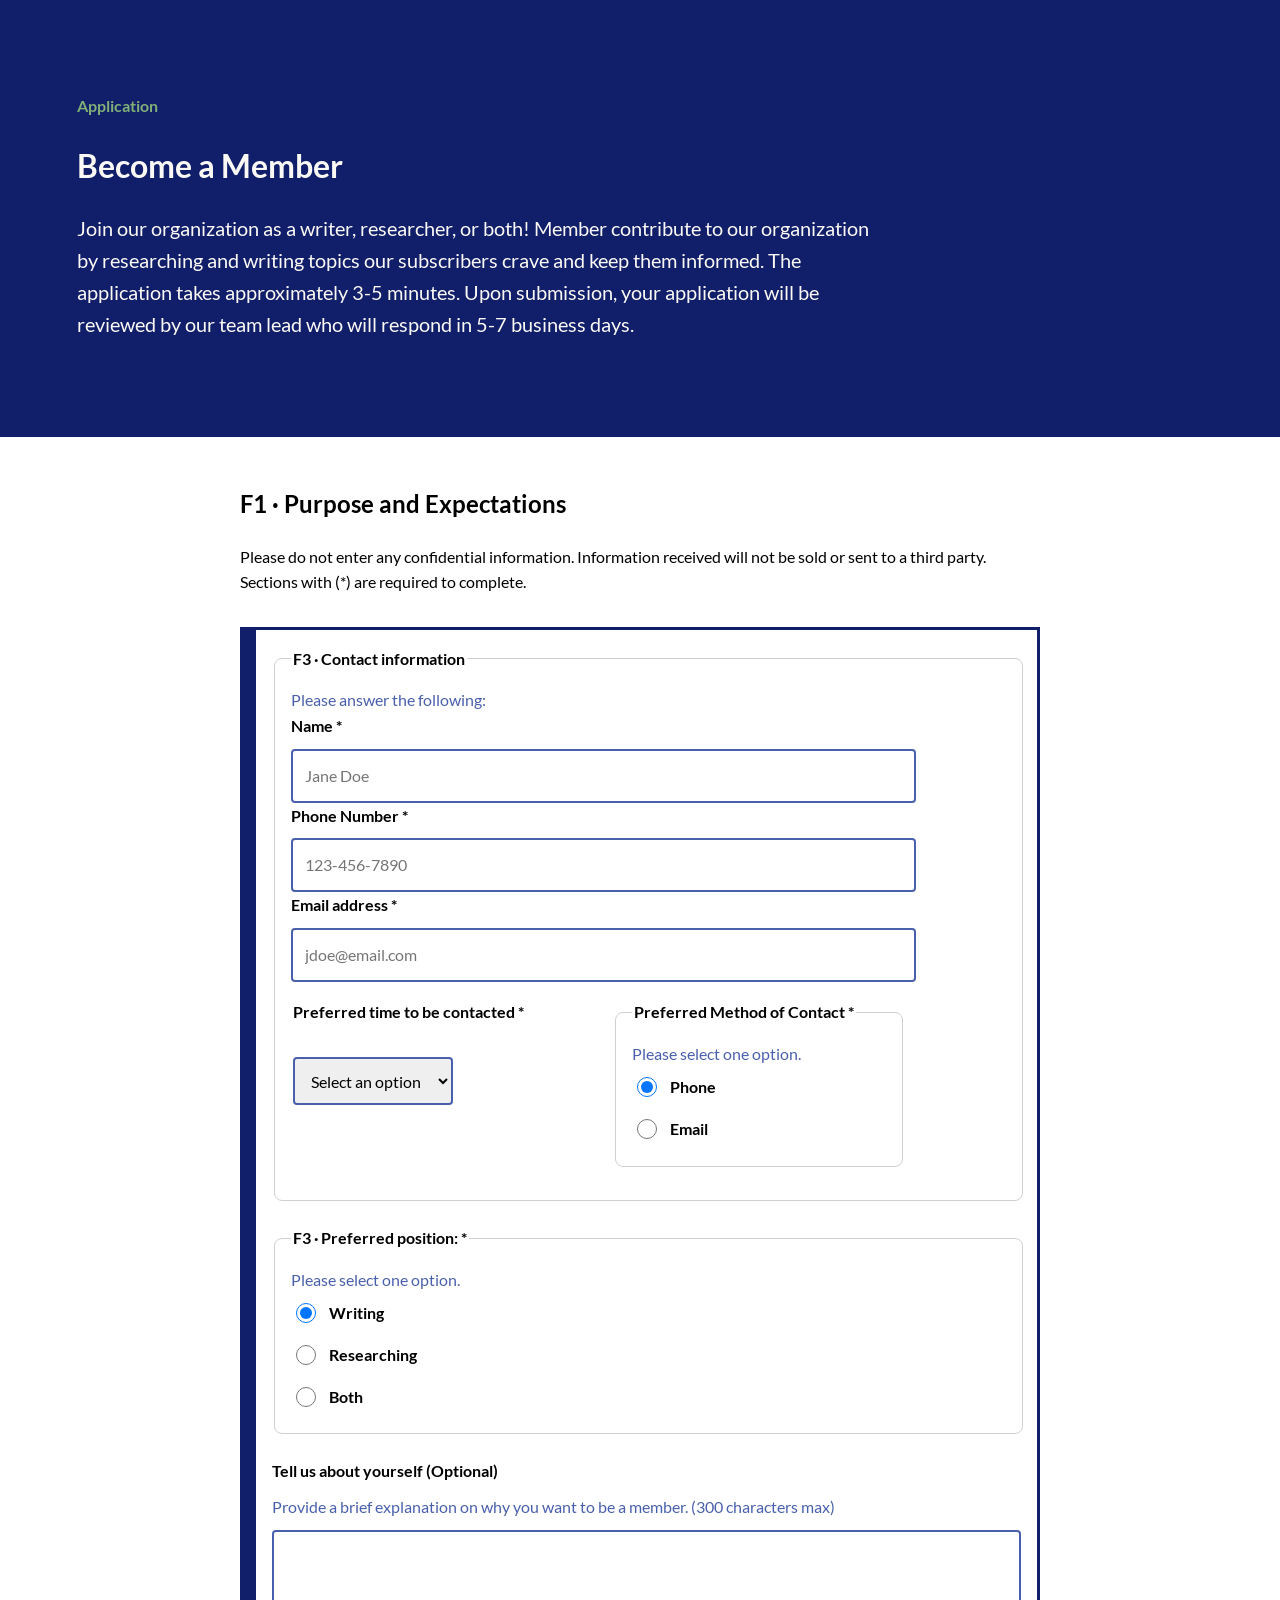
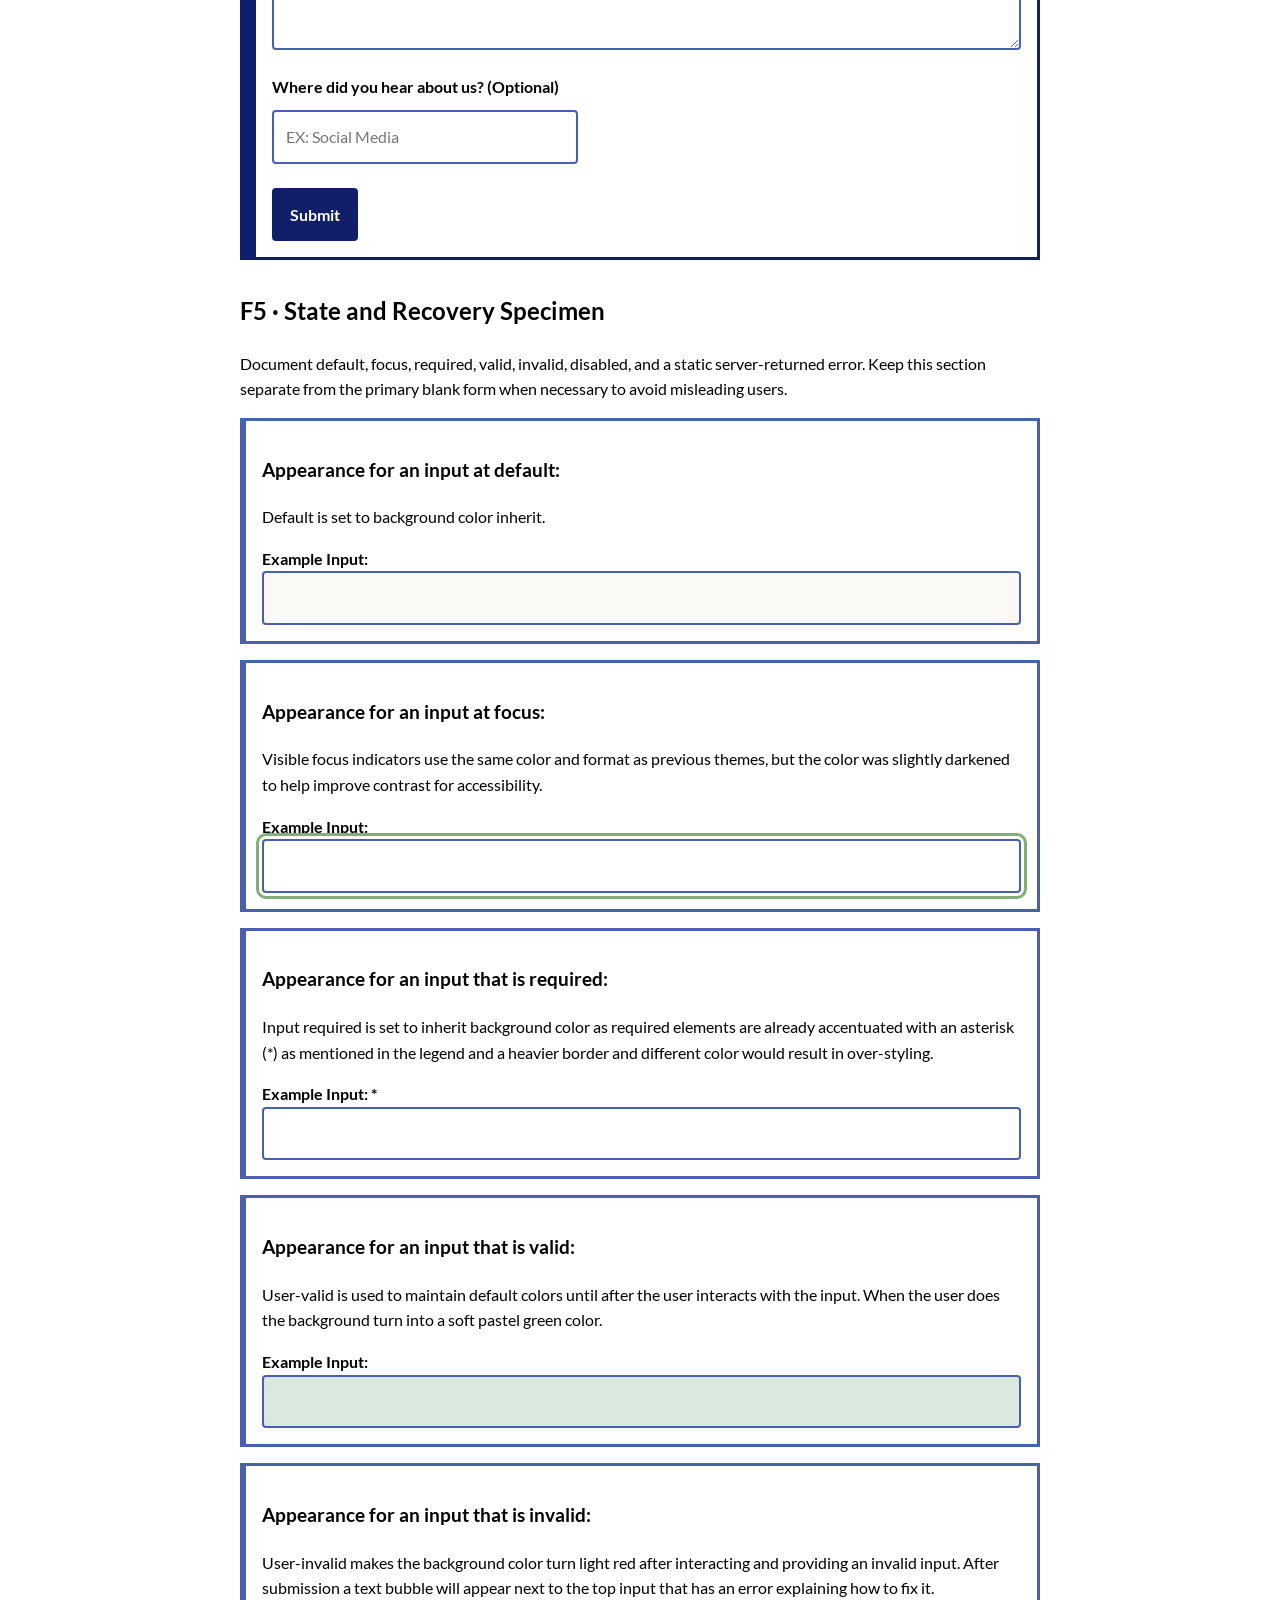
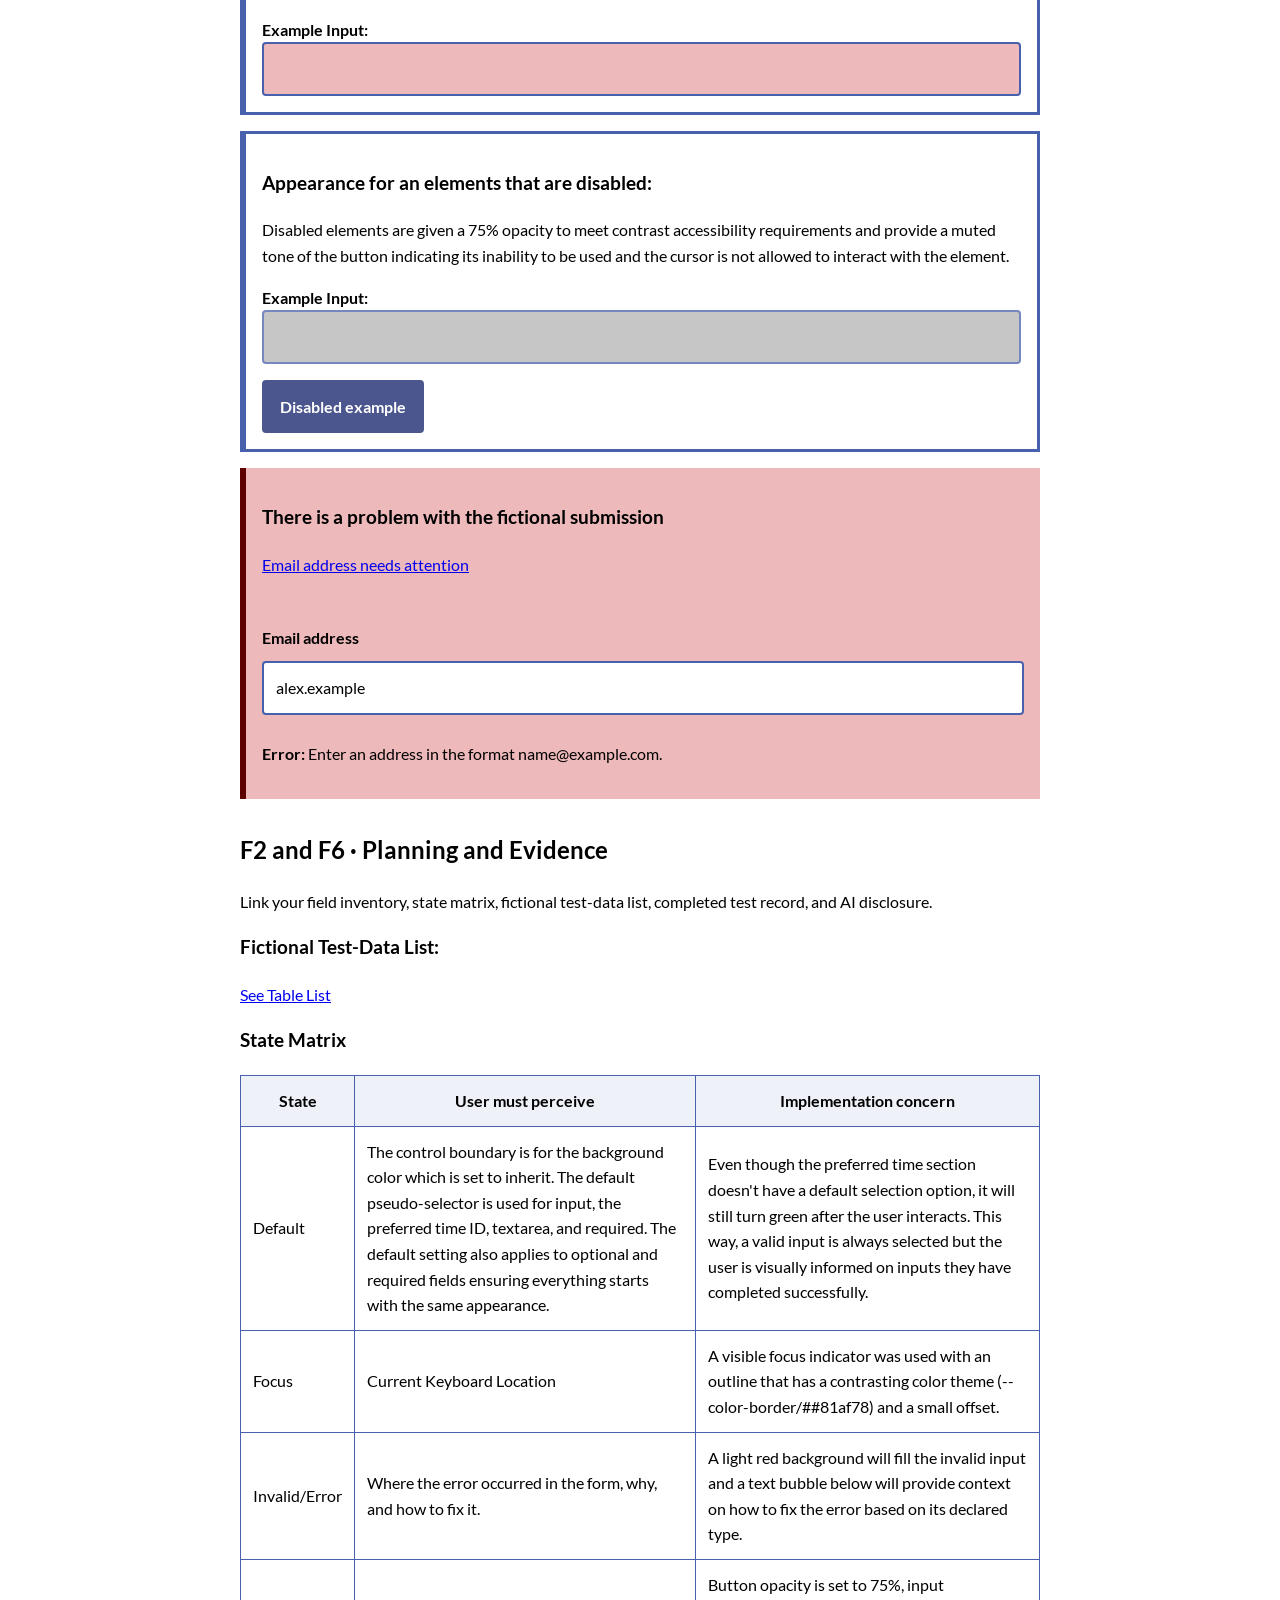
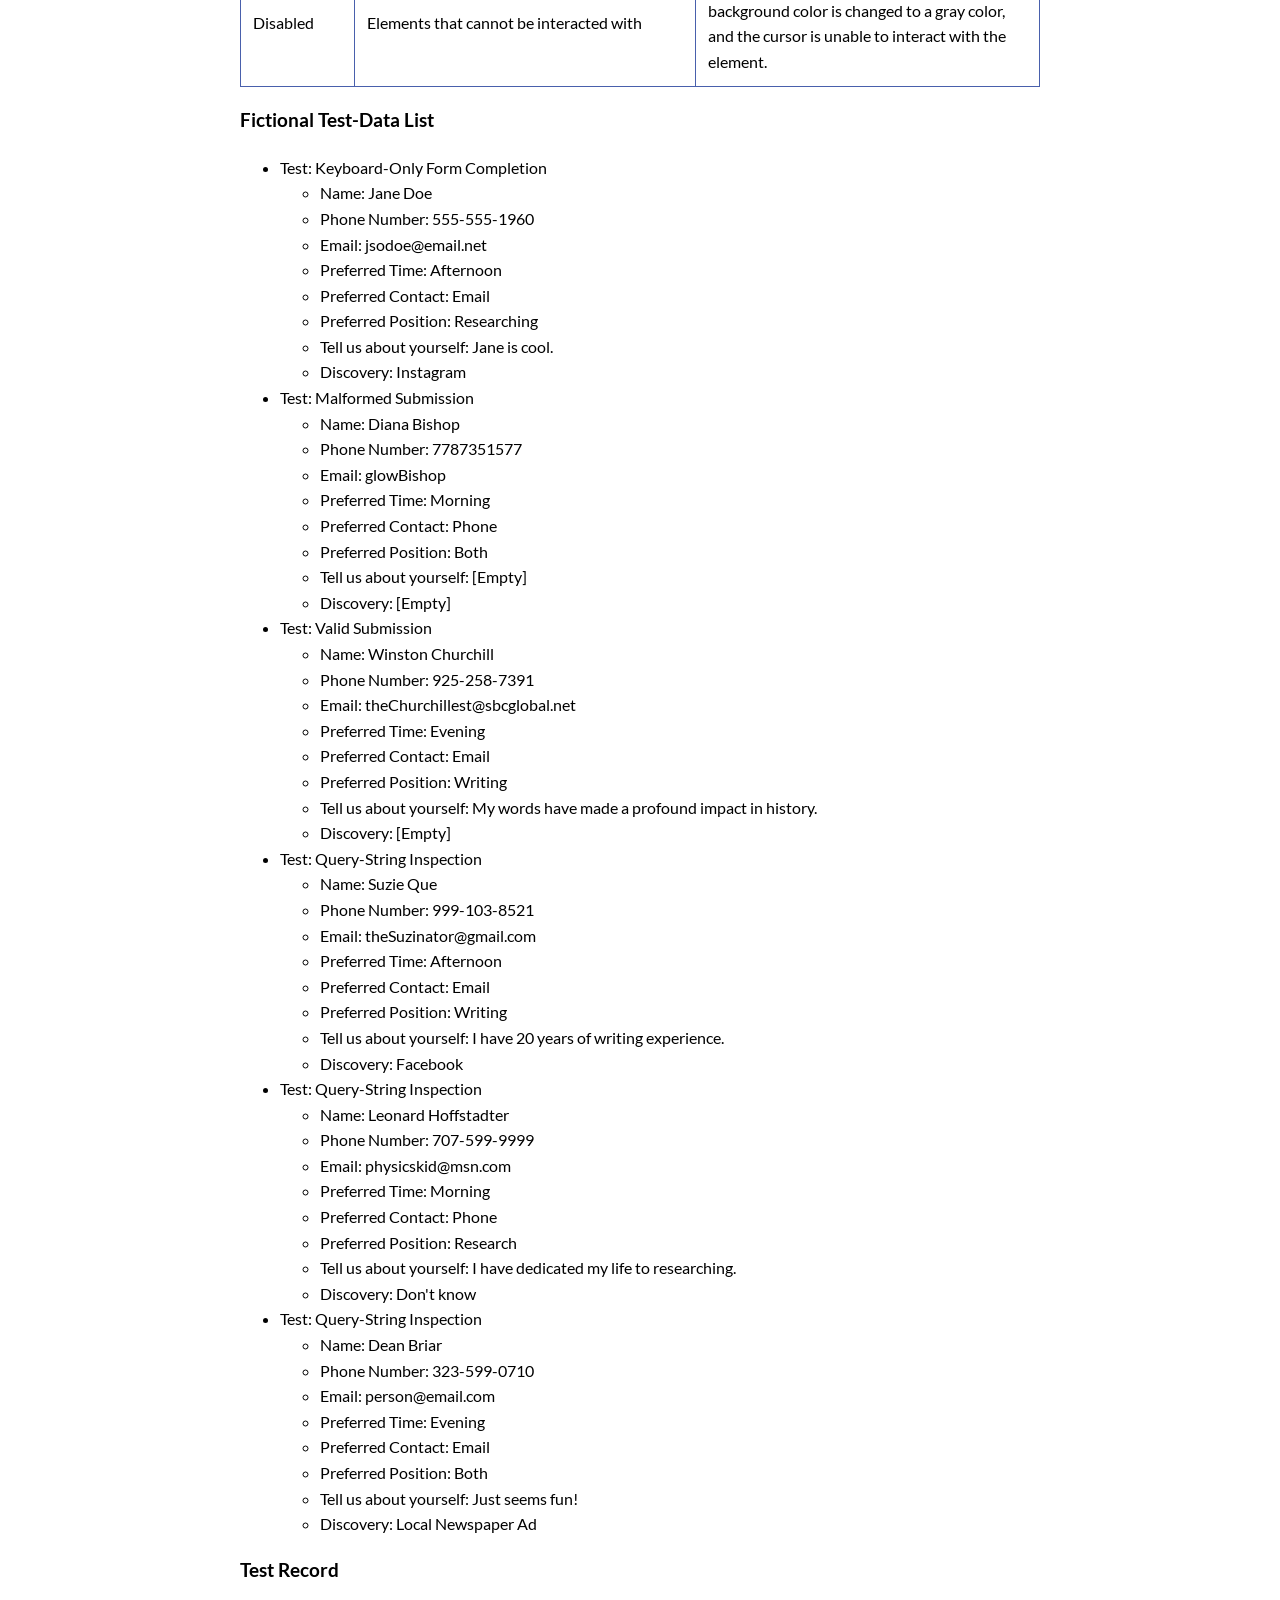
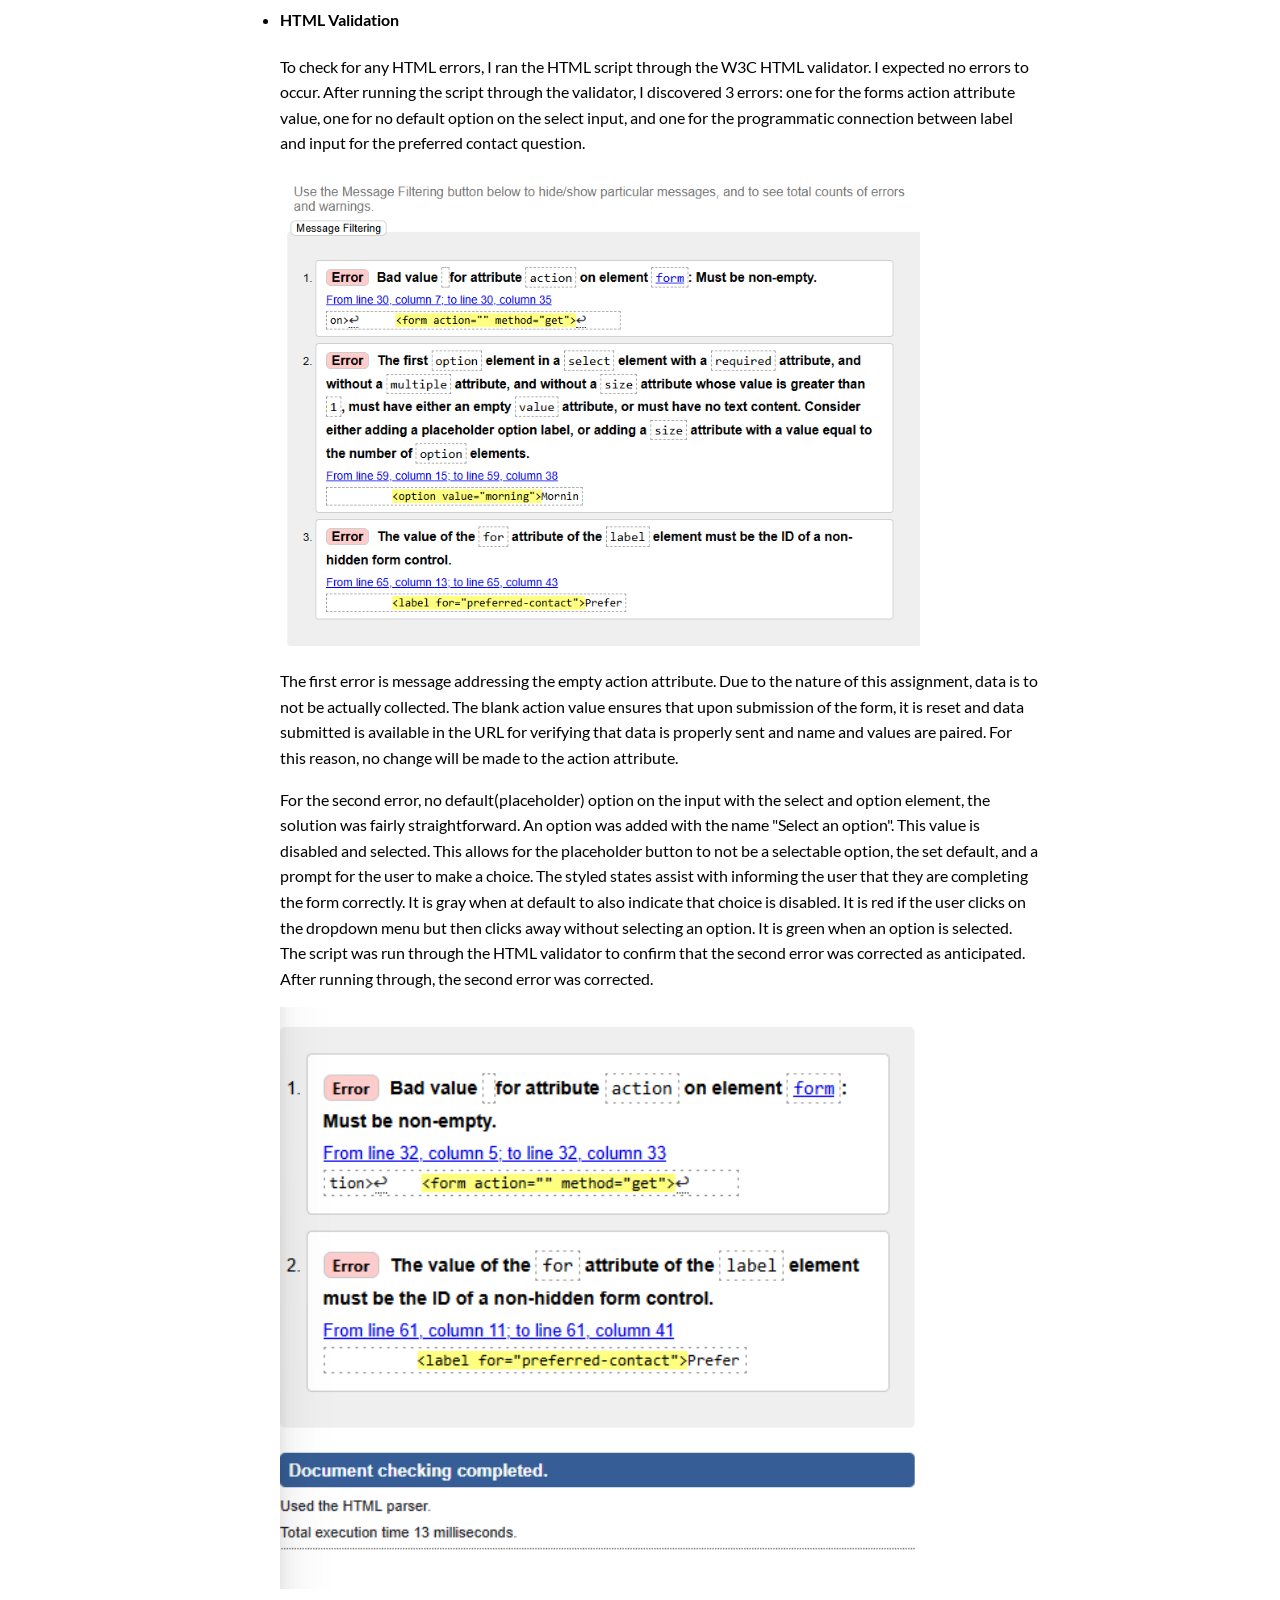
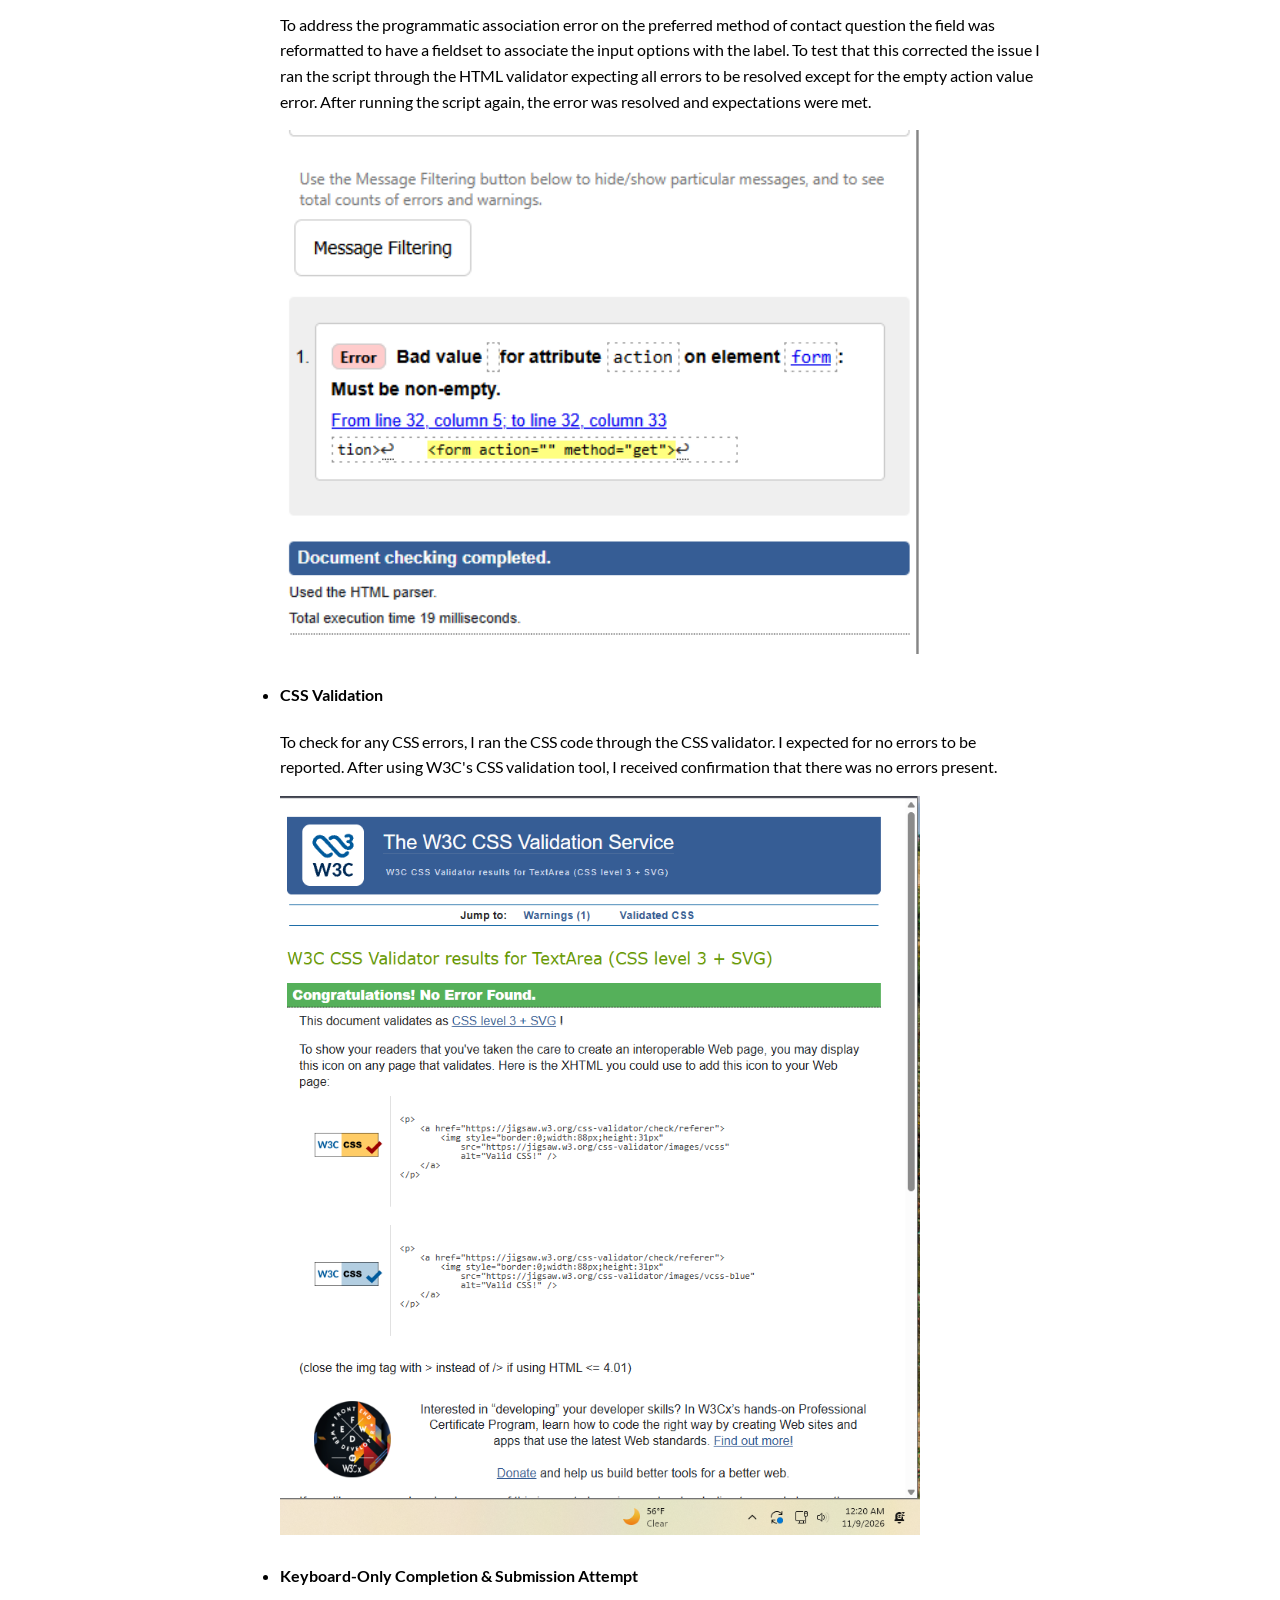
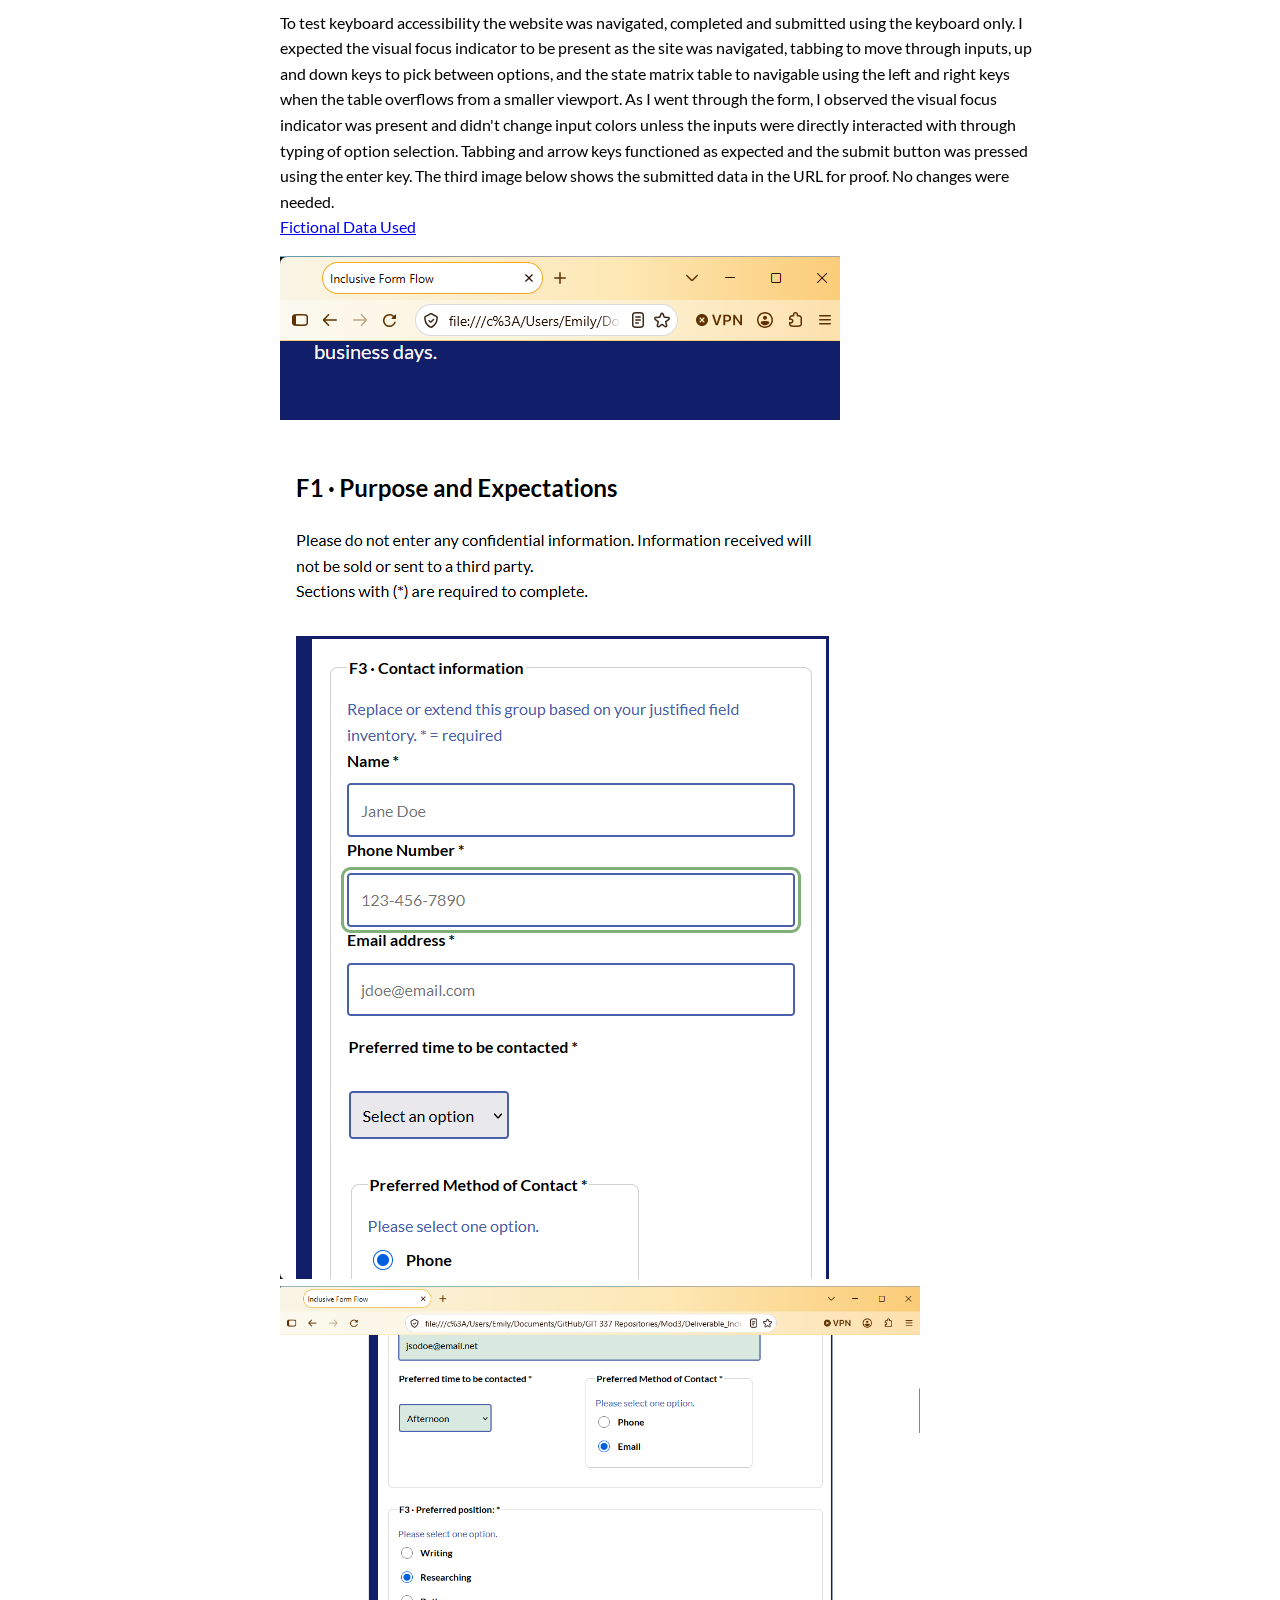
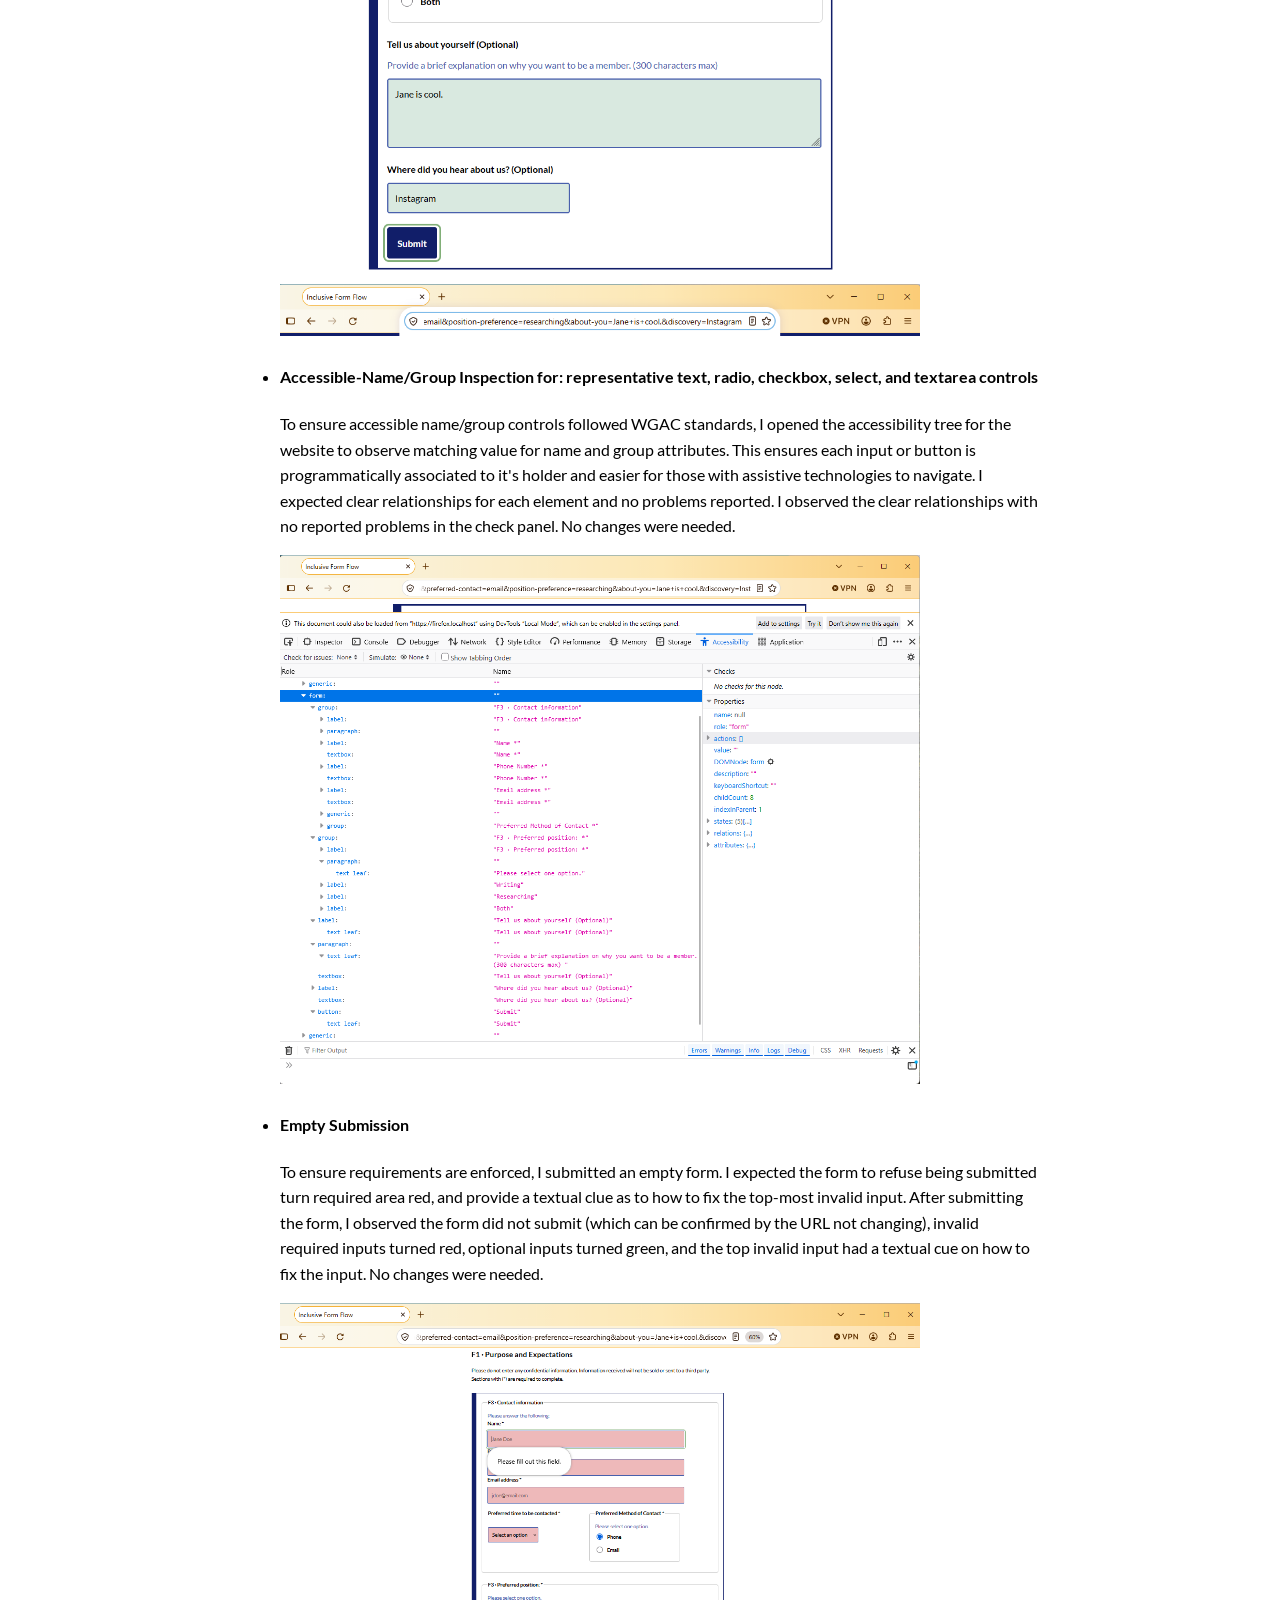
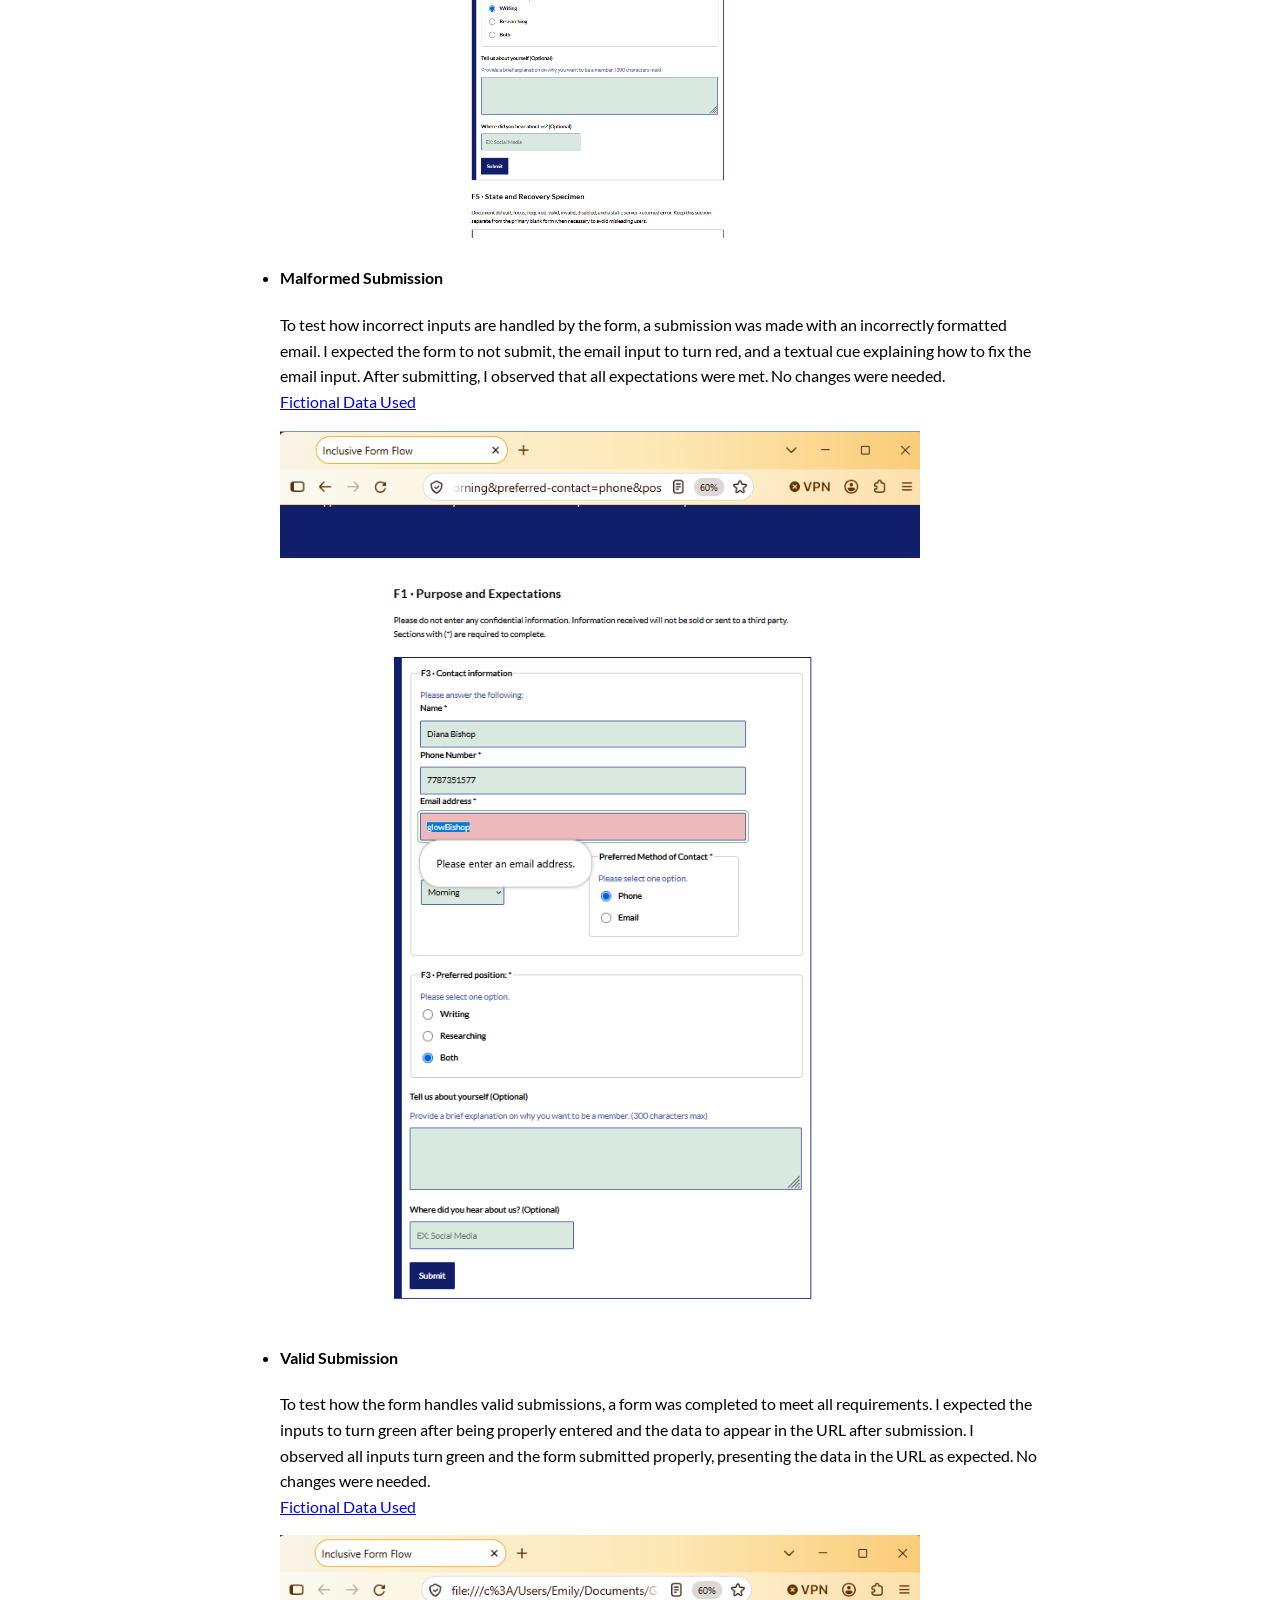
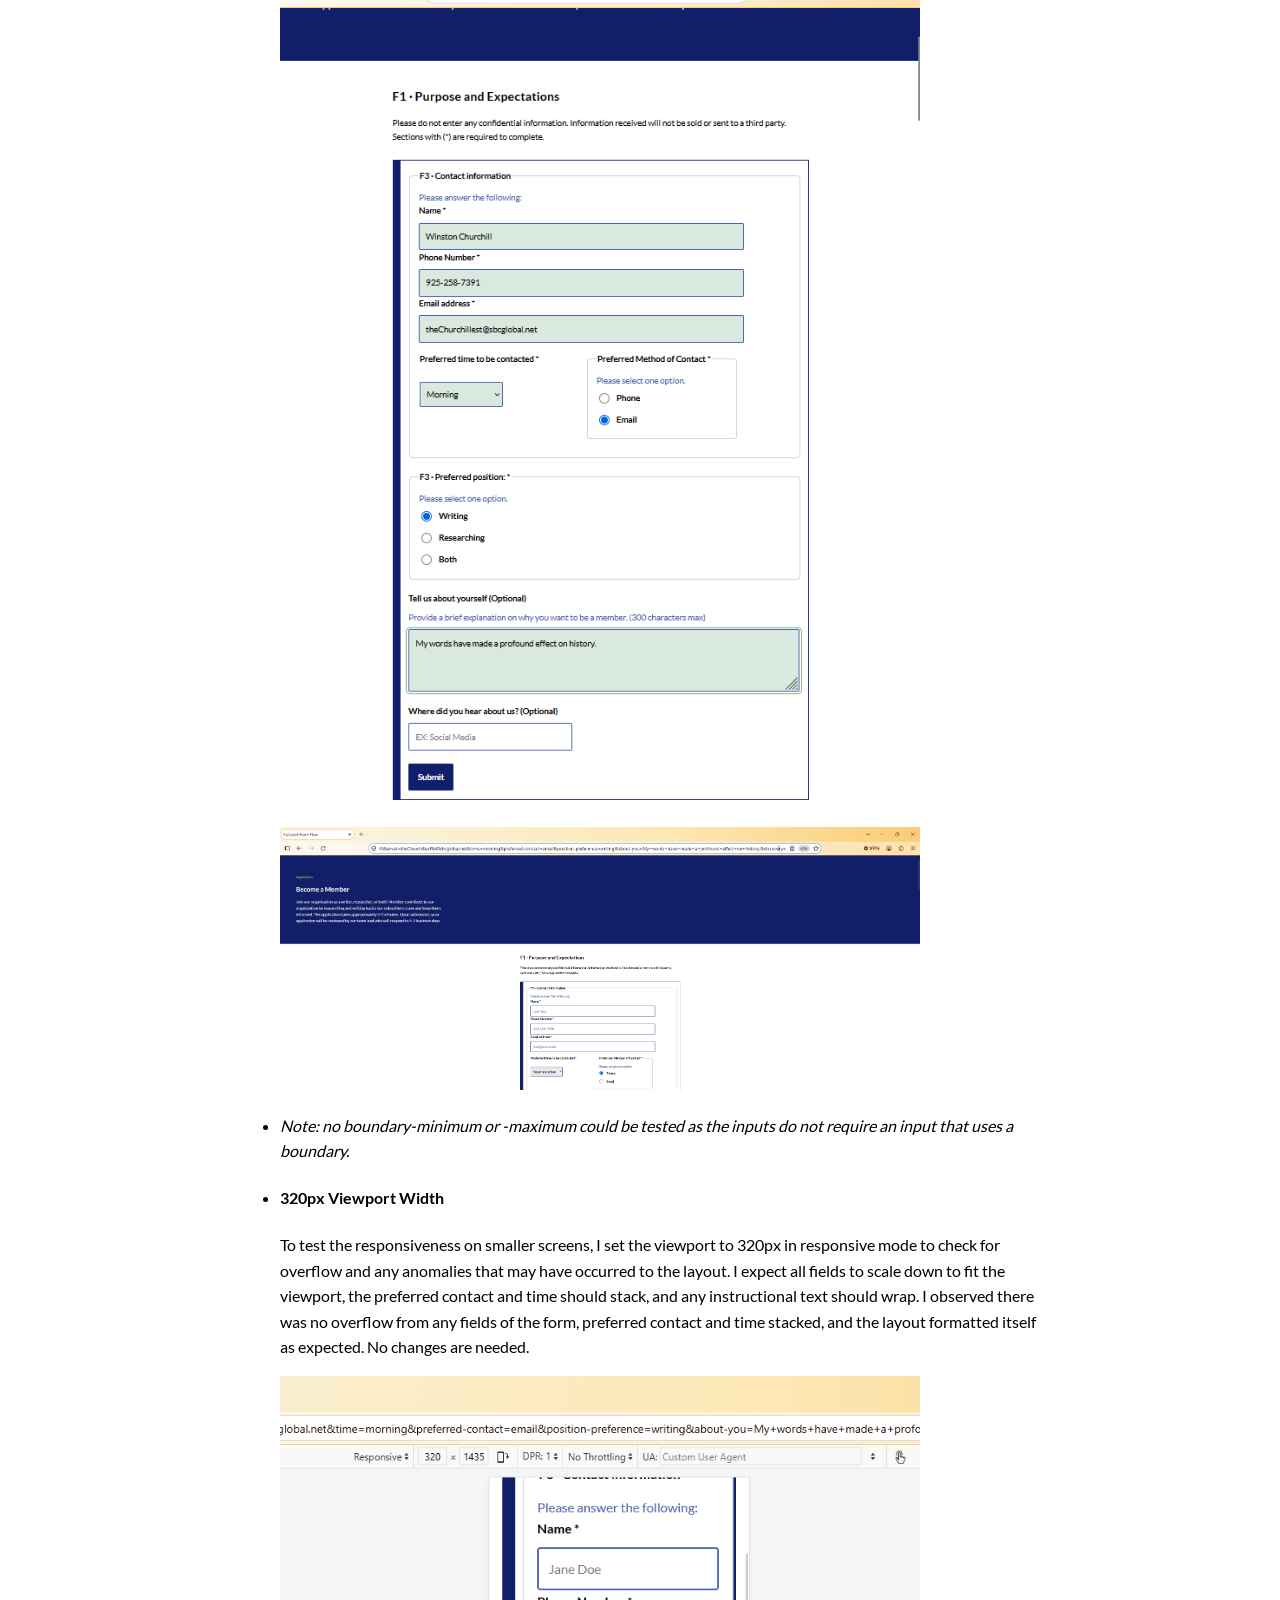
<file: index.html>
<!doctype html>
<html lang="en">

<head>
  <meta charset="utf-8" />
  <meta name="viewport" content="width=device-width,initial-scale=1" />
  <title>Inclusive Form Flow</title>
  <link rel="stylesheet" href="styles.css" />
</head>

<body>
  <header class="page-header">
    <p class="eyebrow">Application</p>
    <h1>Become a Member</h1>
    <p class="lede">
      Join our organization as a writer, researcher, or both! Member
      contribute to our organization by researching and writing topics our
      subscribers crave and keep them informed. The application takes
      approximately 3-5 minutes. Upon submission, your application will be
      reviewed by our team lead who will respond in 5-7 business days.
    </p>
  </header>
  <main>
    <section id="expectations">
      <h2>F1 · Purpose and Expectations</h2>
      <p>
        Please do not enter any confidential information. Information received
        will not be sold or sent to a third party. <br />
        Sections with (*) are required to complete.
      </p>
    </section>
    <form action="" method="get">
      <fieldset>
        <legend>F3 · Contact information</legend>
        <p class="help">
          Please answer the following:
        </p>
        <div class="field">
          <label for="name">Name *</label>
          <input id="name" name="name" type="text" autocomplete="name" placeholder="Jane Doe" class="text-input"
            required />
        </div>
        <div class="field">
          <label for="phone">Phone Number *</label>
          <input id="phone" name="phone" type="tel" autocomplete="tel" placeholder="123-456-7890" class="text-input"
            required />
        </div>
        <div class="field">
          <label for="email">Email address *</label>
          <input id="email" name="email" type="email" autocomplete="email" placeholder="jdoe@email.com"
            class="text-input" required />
        </div>
        <div class="card-row">
          <div class="card" id="time-card">
            <label for="time">Preferred time to be contacted *</label>
            <p></p>
            <select id="time" name="time" required>
              <option value="" disabled selected>Select an option</option>
              <option value="morning">Morning</option>
              <option value="afternoon">Afternoon</option>
              <option value="evening">Evening</option>
            </select>
          </div>
          <div class="card">
            <fieldset class="field-shrinker">
              <legend>Preferred Method of Contact *</legend>
              <p class="help">Please select one option.</p>
              <label class="choice">
                <input id="prefer-phone" name="preferred-contact" type="radio" value="phone" checked />
                Phone</label>
              <label class="choice">
                <input id="prefer-email" name="preferred-contact" type="radio" value="email" />
                Email</label>
            </fieldset>
          </div>
        </div>
      </fieldset>

      <fieldset>
        <legend>F3 · Preferred position: *</legend>
        <p class="help">Please select one option.</p>
        <label class="choice">
          <input type="radio" id="writing" name="position-preference" value="writing" checked />
          Writing</label>
        <label class="choice"><input type="radio" id="researching" name="position-preference" value="researching" />
          Researching</label>
        <label class="choice"><input type="radio" id="both" name="position-preference" value="both" />
          Both</label>
      </fieldset>
      <div class="field">
        <label for="about-you">Tell us about yourself (Optional)</label>
        <p class="help" id="about-you-help">
          Provide a brief explanation on why you want to be a member. (300
          characters max)
        </p>
        <textarea id="about-you" name="about-you" aria-describedby="about-you-help" maxlength="300"
          autocomplete="off"></textarea>
      </div>
      <div class="field">
        <label for="discovery">Where did you hear about us? (Optional)</label>
        <input type="text" name="discovery" id="discovery" autocomplete="off" maxlength="30"
          placeholder="EX: Social Media" />
      </div>
      <button type="submit">Submit</button>
    </form>
    <section id="states">
      <h2>F5 · State and Recovery Specimen</h2>
      <p>
        Document default, focus, required, valid, invalid, disabled, and a
        static server-returned error. Keep this section separate from the
        primary blank form when necessary to avoid misleading users.
      </p>
      <div class="state-summary">
        <h3>Appearance for an input at default:</h3>
        <p>Default is set to background color inherit.</p>
        <label for="default-example">Example Input:
          <input type="text" id="default-example" style="background-color: #faf9f5" /></label>
      </div>
      <div class="state-summary">
        <h3>Appearance for an input at focus:</h3>
        <p>
          Visible focus indicators use the same color and format as previous
          themes, but the color was slightly darkened to help improve contrast
          for accessibility.
        </p>
        <label for="focus-example">Example Input:
          <input type="text" id="focus-example" style="outline: 0.2rem solid #81af78; outline-offset: 0.2rem" /></label>
      </div>
      <div class="state-summary">
        <h3>Appearance for an input that is required:</h3>
        <p>
          Input required is set to inherit background color as required
          elements are already accentuated with an asterisk (*) as mentioned
          in the legend and a heavier border and different color would result
          in over-styling.
        </p>
        <label for="required-example">Example Input: *<input type="text" id="required-example" /></label>
      </div>
      <div class="state-summary">
        <h3>Appearance for an input that is valid:</h3>
        <p>
          User-valid is used to maintain default colors until after the user
          interacts with the input. When the user does the background turn
          into a soft pastel green color.
        </p>
        <label for="valid-example">Example Input:
          <input type="text" id="valid-example" style="background-color: #d9e9e0fd" /></label>
      </div>
      <div class="state-summary">
        <h3>Appearance for an input that is invalid:</h3>
        <p>
          User-invalid makes the background color turn light red after
          interacting and providing an invalid input. After submission a text
          bubble will appear next to the top input that has an error
          explaining how to fix it.
        </p>
        <label for="invalid-example">Example Input:
          <input type="text" id="invalid-example" style="background-color: #eeb9ba" /></label>
      </div>
      <div class="state-summary">
        <h3>Appearance for an elements that are disabled:</h3>
        <p>
          Disabled elements are given a 75% opacity to meet contrast
          accessibility requirements and provide a muted tone of the button
          indicating its inability to be used and the cursor is not allowed to
          interact with the element.
        </p>
        <label for="disabled-example">Example Input: <input type="text" id="disabled-example" disabled /></label>
        <button type="button" style="margin-top: 1rem" disabled>
          Disabled example
        </button>
      </div>
      <div class="error-summary">
        <h3>There is a problem with the fictional submission</h3>
        <p><a href="#error-example">Email address needs attention</a></p>
      </div>
      <div class="field field-error">
        <label for="error-example">Email address</label>
        <input id="error-example" type="email" value="alex.example" aria-invalid="true"
          aria-describedby="error-message" />
        <p id="error-message">
          <strong>Error:</strong> Enter an address in the format
          name@example.com.
        </p>
      </div>
    </section>
    <section id="documentation">
      <h2>F2 and F6 · Planning and Evidence</h2>
      <p>
        Link your field inventory, state matrix, fictional test-data list,
        completed test record, and AI disclosure.
      </p>
      <h3>Fictional Test-Data List:</h3>
      <p><a href="field-inventory-template.html">See Table List</a></p>

      <h3>State Matrix</h3>
      <div class="table-region">
        <table>
          <thead>
            <tr>
              <th scope="col">State</th>
              <th scope="col">User must perceive</th>
              <th scope="col">Implementation concern</th>
            </tr>
          </thead>
          <tbody>
            <tr>
              <td>Default</td>
              <td>
                The control boundary is for the background color which is set
                to inherit. The default pseudo-selector is used for input, the
                preferred time ID, textarea, and required. The default setting
                also applies to optional and required fields ensuring
                everything starts with the same appearance.
              </td>
              <td>
                Even though the preferred time section doesn't have a default
                selection option, it will still turn green after the user
                interacts. This way, a valid input is always selected but the
                user is visually informed on inputs they have completed
                successfully.
              </td>
            </tr>
            <tr>
              <td>Focus</td>
              <td>Current Keyboard Location</td>
              <td>
                A visible focus indicator was used with an outline that has a
                contrasting color theme (--color-border/##81af78) and a small
                offset.
              </td>
            </tr>
            <tr>
              <td>Invalid/Error</td>
              <td>
                Where the error occurred in the form, why, and how to fix it.
              </td>
              <td>
                A light red background will fill the invalid input and a text
                bubble below will provide context on how to fix the error
                based on its declared type.
              </td>
            </tr>
            <tr>
              <td>Disabled</td>
              <td>Elements that cannot be interacted with</td>
              <td>
                Button opacity is set to 75%, input background color is
                changed to a gray color, and the cursor is unable to interact
                with the element.
              </td>
            </tr>
          </tbody>
        </table>
      </div>

      <h3>Fictional Test-Data List</h3>
      <ul>
        <li id="keyboard-only">
          Test: Keyboard-Only Form Completion
          <ul>
            <li>Name: Jane Doe</li>
            <li>Phone Number: 555-555-1960</li>
            <li>Email: jsodoe@email.net</li>
            <li>Preferred Time: Afternoon</li>
            <li>Preferred Contact: Email</li>
            <li>Preferred Position: Researching</li>
            <li>Tell us about yourself: Jane is cool.</li>
            <li>Discovery: Instagram</li>
          </ul>
        </li>
        <li id="malformed">
          Test: Malformed Submission
          <ul>
            <li>Name: Diana Bishop</li>
            <li>Phone Number: 7787351577</li>
            <li>Email: glowBishop</li>
            <li>Preferred Time: Morning</li>
            <li>Preferred Contact: Phone</li>
            <li>Preferred Position: Both</li>
            <li>Tell us about yourself: [Empty]</li>
            <li>Discovery: [Empty]</li>
          </ul>
        </li>
        <li if="valid-sub">
          Test: Valid Submission
          <ul>
            <li>Name: Winston Churchill</li>
            <li>Phone Number: 925-258-7391</li>
            <li>Email: theChurchillest@sbcglobal.net</li>
            <li>Preferred Time: Evening</li>
            <li>Preferred Contact: Email</li>
            <li>Preferred Position: Writing</li>
            <li>Tell us about yourself: My words have made a profound impact in history.</li>
            <li>Discovery: [Empty]</li>
          </ul>
        </li>
        <li id="query-fiction">
          Test: Query-String Inspection
          <ul>
            <li>Name: Suzie Que</li>
            <li>Phone Number: 999-103-8521</li>
            <li>Email: theSuzinator@gmail.com</li>
            <li>Preferred Time: Afternoon</li>
            <li>Preferred Contact: Email</li>
            <li>Preferred Position: Writing</li>
            <li>Tell us about yourself: I have 20 years of writing experience.</li>
            <li>Discovery: Facebook</li>
          </ul>
        </li>
        <li>
          Test: Query-String Inspection
          <ul>
            <li>Name: Leonard Hoffstadter</li>
            <li>Phone Number: 707-599-9999</li>
            <li>Email: physicskid@msn.com</li>
            <li>Preferred Time: Morning</li>
            <li>Preferred Contact: Phone</li>
            <li>Preferred Position: Research</li>
            <li>Tell us about yourself: I have dedicated my life to researching.</li>
            <li>Discovery: Don't know</li>
          </ul>
        </li>
        <li>
          Test: Query-String Inspection
          <ul>
            <li>Name: Dean Briar</li>
            <li>Phone Number: 323-599-0710</li>
            <li>Email: person@email.com</li>
            <li>Preferred Time: Evening</li>
            <li>Preferred Contact: Email</li>
            <li>Preferred Position: Both</li>
            <li>Tell us about yourself: Just seems fun!</li>
            <li>Discovery: Local Newspaper Ad</li>
          </ul>
        </li>
      </ul>

      <h3>Test Record</h3>
      <ul>
        <li>
          <h4>HTML Validation</h4>
          <p>
            To check for any HTML errors, I ran the HTML script through the
            W3C HTML validator. I expected no errors to occur. After running
            the script through the validator, I discovered 3 errors: one for
            the forms action attribute value, one for no default option on the
            select input, and one for the programmatic connection between
            label and input for the preferred contact question.
          </p>
          <img src="Test-Record-Screenshots/HTML-validation-error.png"
            alt="Screenshot displaying three errors reported by the HTML Validator." class="test-record-img" />
          <p>
            The first error is message addressing the empty action attribute.
            Due to the nature of this assignment, data is to not be actually
            collected. The blank action value ensures that upon submission
            of the form, it is reset and data submitted is available in the URL
            for verifying that data is properly sent and name and values are
            paired. For this reason, no change will be made to the action attribute.
          </p>
          <p>
            For the second error, no default(placeholder) option on the input with
            the select and option element, the solution was fairly straightforward.
            An option was added with the name "Select an option". This value is
            disabled and selected. This allows for the placeholder button to not be
            a selectable option, the set default, and a prompt for the user to make
            a choice. The styled states assist with informing the user that they are
            completing the form correctly. It is gray when at default to also indicate
            that choice is disabled. It is red if the user clicks on the dropdown menu
            but then clicks away without selecting an option. It is green when an option
            is selected. The script was run through the HTML validator to confirm that
            the second error was corrected as anticipated. After running through, the
            second error was corrected.
          </p>
          <img src="Test-Record-Screenshots/HTML-validation-correction1.png"
            alt="Screenshot displaying two validation errors. The dropdown error is no longer on the list."
            class="test-record-img" />
          <p>
            To address the programmatic association error on the preferred method of
            contact question the field was reformatted to have a fieldset to associate the
            input options with the label. To test that this corrected the issue I ran the
            script through the HTML validator expecting all errors to be resolved except for
            the empty action value error. After running the script again, the error was
            resolved and expectations were met.
          </p>
          <img src="Test-Record-Screenshots/HTML-validation-correction2.png"
            alt="Screenshot of the HTML validator with only one error for the empty action attribute indicating the other errors were resolved."
            class="test-record-img" />
        </li>
        <li>
          <h4>CSS Validation</h4>
          <p>
            To check for any CSS errors, I ran the CSS code through the CSS
            validator. I expected for no errors to be reported. After using
            W3C's CSS validation tool, I received confirmation that there was
            no errors present.
          </p>
          <img src="Test-Record-Screenshots/CSS-validator.png" alt="CSS validator stating that no errors were found."
            class="test-record-img" />
        </li>
        <li>
          <h4>Keyboard-Only Completion & Submission Attempt</h4>
          <p>To test keyboard accessibility the website was navigated, completed and submitted using
            the keyboard only. I expected the visual focus indicator to be present as the site
            was navigated, tabbing to move through inputs, up and down keys to pick between
            options, and the state matrix table to navigable using the left and right keys when the
            table overflows from a smaller viewport. As I went through the form, I observed the visual
            focus indicator was present and didn't change input colors unless the inputs were directly
            interacted with through typing of option selection. Tabbing and arrow keys functioned as
            expected and the submit button was pressed using the enter key. The third image below shows
            the submitted data in the URL for proof. No changes were needed.<br>
            <a href="#keyboard-only">Fictional Data Used</a>
          </p>
          <img src="Test-Record-Screenshots/Keyboard-Only_visual-indicator.png"
            alt="A screenshot of this website with a green outline around the phone number input field"
            class="test-record-img//">
          <img src="Test-Record-Screenshots/Keyboard-Only_form-completion.png"
            alt="A screenshot showing the form was successfully fillable through keyboard use alone."
            class="test-record-img" />
          <img src="Test-Record-Screenshots/Keyboard-Only_submit-proof.png"
            alt="A screenshot of the url that was populated from submitting the form with the keyboard only."
            class="test-record-img" />
        </li>
        <li>
          <h4>
            Accessible-Name/Group Inspection for: representative text, radio,
            checkbox, select, and textarea controls
          </h4>
          <p>To ensure accessible name/group controls followed WGAC standards, I opened the accessibility tree
            for the website to observe matching value for name and group attributes. This ensures each input or
            button is programmatically associated to it's holder and easier for those with assistive technologies
            to navigate. I expected clear relationships for each element and no problems reported. I observed
            the clear relationships with no reported problems in the check panel. No changes were needed.
          </p>
          <img src="Test-Record-Screenshots/Accessible_name-group_inspection.png"
            alt="A screenshot of the accessibility tree for the website showing matching name/group relationships for all elements."
            class="test-record-img" />
        </li>
        <li>
          <h4>Empty Submission</h4>
          <p>To ensure requirements are enforced, I submitted an empty form. I expected the form to refuse being
            submitted
            turn required area red, and provide a textual clue as to how to fix the top-most invalid input. After
            submitting the form,
            I observed the form did not submit (which can be confirmed by the URL not changing), invalid required inputs
            turned red, optional
            inputs turned green, and the top invalid input had a textual cue on how to fix the input. No changes were
            needed.
          </p>
          <img src="Test-Record-Screenshots/Submit-empty.png"
            alt="Screenshot showing how an empty submission prevents the form itself from being submitted, turns required areas red, and optional areas green."
            class="test-record-img" />
        </li>
        <li>
          <h4>Malformed Submission</h4>
          <p>
            To test how incorrect inputs are handled by the form, a submission was made with an incorrectly formatted
            email.
            I expected the form to not submit, the email input to turn red, and a textual cue explaining how to fix the
            email input.
            After submitting, I observed that all expectations were met. No changes were needed.<br>
            <a href="#malformed">Fictional Data Used</a>
          </p>
          <img src="Test-Record-Screenshots/Malformed-Submission.png"
            alt="A screenshot of the email field being completed incorrectly, with a red background on the invalid input."
            class="test-record-img" />
        </li>
        <li>
          <h4>Valid Submission</h4>
          <p>
            To test how the form handles valid submissions, a form was completed to meet all requirements. I expected
            the inputs to turn
            green after being properly entered and the data to appear in the URL after submission. I observed all inputs
            turn green and the
            form submitted properly, presenting the data in the URL as expected. No changes were needed.<br>
            <a href="#valid-sub">Fictional Data Used</a>
          </p>
          <img src="Test-Record-Screenshots/Submit-Valid.png" alt="Screenshot of all the inputs correctly input."
            class="test-record-img" />
          <img src="Test-Record-Screenshots/Sumit-Valid-Record.png"
            alt="Screenshot of the empty form after submission and the submitted data present in the URL."
            class="test-record-img" />
        </li>
        <li>
          <p style="font-style: italic;">
            Note: no boundary-minimum or -maximum could be tested as the
            inputs do not require an input that uses a boundary.
          </p>
        </li>
        <li>
          <h4>320px Viewport Width</h4>
          <p>To test the responsiveness on smaller screens, I set the viewport to 320px in responsive mode to check for
            overflow and
            any anomalies that may have occurred to the layout. I expect all fields to scale down to fit the viewport,
            the preferred
            contact and time should stack, and any instructional text should wrap. I observed there was no overflow from
            any fields
            of the form, preferred contact and time stacked, and the layout formatted itself as expected. No changes are
            needed.
          </p>
          <img src="Test-Record-Screenshots/Viewport-320px.png"
            alt="A screenshot of the form in responsive mode with the viewport set to 320px and no overflow occurring."
            class="test-record-img" />
        </li>
        <li>
          <h4>768px Viewport Width</h4>
          <p>To test the responsiveness on medium-sized screens, I set the viewport to 768px in responsive mode to check
            for overflow
            and any anomalies that may have occurred to the layout. I expected all fields to scale down to fit the
            viewport and the
            preferred contact and time should move to the same row. I observed that there was no overflow, the layout
            formatted itself
            as expected and the preferred contact and time fields moved to the same row. No changes are needed.
          </p>
          <img src="Test-Record-Screenshots/Viewport-768px.png"
            alt="A screenshot of the form in the responsive mode with the viewport set to 768px and no overflow occurring."
            class="test-record-img" />
        </li>
        <li>
          <h4>1280px Viewport Width</h4>
          <p>To test the responsiveness on larger screens, I set the viewport to 1280px in responsive mode to check for
            overflow
            and any anomalies that may have occurred to the layout. I expected the same layout to appear as the 768px
            width screen but
            scaled a little larger. There is a max-width property used on main that should limit the form from scaling
            too large. I
            observed that the form layout behaved as expected and no anomalies or overflow was present.
          </p>
          <img src="Test-Record-Screenshots/Viewport-1280px.png"
            alt="A screenshot of the form in the responsive mode with the viewport set to 1280px and no overflow occurring."
            class="test-record-img" />
        </li>
        <li>
          <h4>200% Zoom/Reflow</h4>
          <p>To test how the website handles zooming and layout formatting, I zoomed in on the website at 200%. (This
            can be confirmed by
            observing the URL on the right. The browser states how zoomed in the website is.) I expected the website to
            take on the small
            screen format to keep the layout readable and navigable, while maintaining crisp text. I observed that the
            website acted as
            expected with no issues on layout, sharp text, or navigability. No changes are needed.
          </p>
          <img src="Test-Record-Screenshots/Zoom-200.png"
            alt="Screenshot of the website zoomed in at 200% while maintaining sharp text and a readable layout."
            class="test-record-img" />
        </li>
        <li>
          <h4>Focus Visibility</h4>
          <p>To ensure the visual focus indicator was working properly, I tabbed through the document to ensure each
            input
            display out the green outline. I expected the outline to appear in sequential order while moving through the
            form. I observed the focus indicator working properly. No changes are needed.
          </p>
          <img src="Test-Record-Screenshots/focus-indicator.png"
            alt="Screenshot of the visual focus indicator creating a green outline around the phone option for preferred contact."
            class="test-record-img" />
        </li>
        <li>
          <h4>Pointer-Touch Operation</h4>
          <p>To test that the form was touch friendly, I went through and selected options in different fields by their
            label. I expected that
            clicking the label would select the input attached. I observed the label properly selected the input it is
            programmatically attached to.
            No changes are needed.
          </p>
          <img src="Test-Record-Screenshots/Pointer-Touch.png"
            alt="Screenshot of the carat (the blinking pipe that shows where you are at in a text) blinking on the Researching option being selected in the preferred position question."
            class="test-record-img" />
        </li>
        <li>
          <h4>Query-String Inspection with Fictional Data</h4>
          <p>
            As no information is supposed to be collected for this project, 3 sets of fictional data was submitted in
            the form to
            observe that it was parsed and paired properly in the URL. For each submission, I expect the data to
            properly pair and
            list all data input correctly. After each submission, I observed a proper output and no errors. The below
            images reflect
            how the data was output in sequential order.
            <br><a href="#query-fiction">Fictional Data Used</a>
          </p>
          <img src="Test-Record-Screenshots/Query1.png"
            alt="Screenshot of fictional data (1) output in the URL after submission." class="test-record-img" />
          <img src="Test-Record-Screenshots/Query2.png"
            alt="Screenshot of fictional data (2) output in the URL after submission." class="test-record-img" />
          <img src="Test-Record-Screenshots/Query3.png"
            alt="Screenshot of fictional data (3) output in the URL after submission." class="test-record-img" />
        </li>
      </ul>
      <h3>AI Disclosure:</h3>
      <p>No AI was used in this project.</p>
    </section>
  </main>
</body>
</html>
</file>
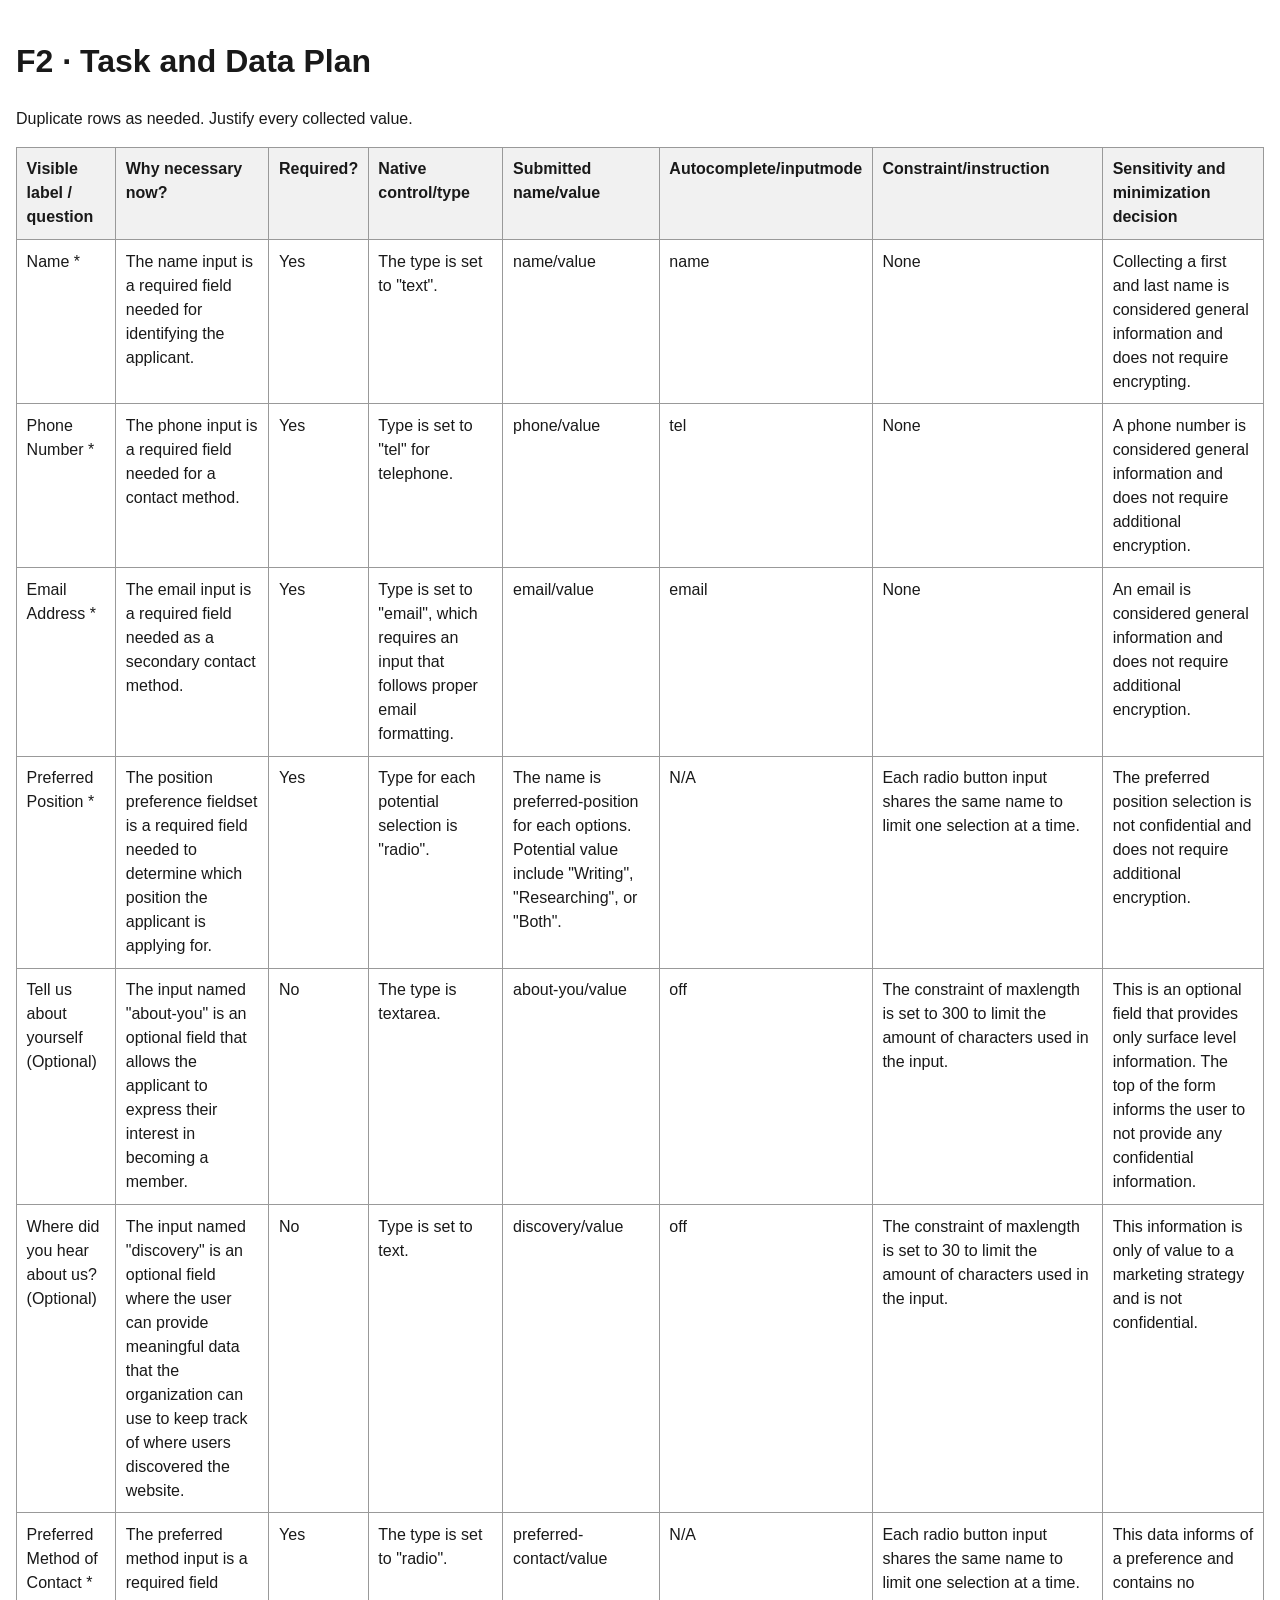
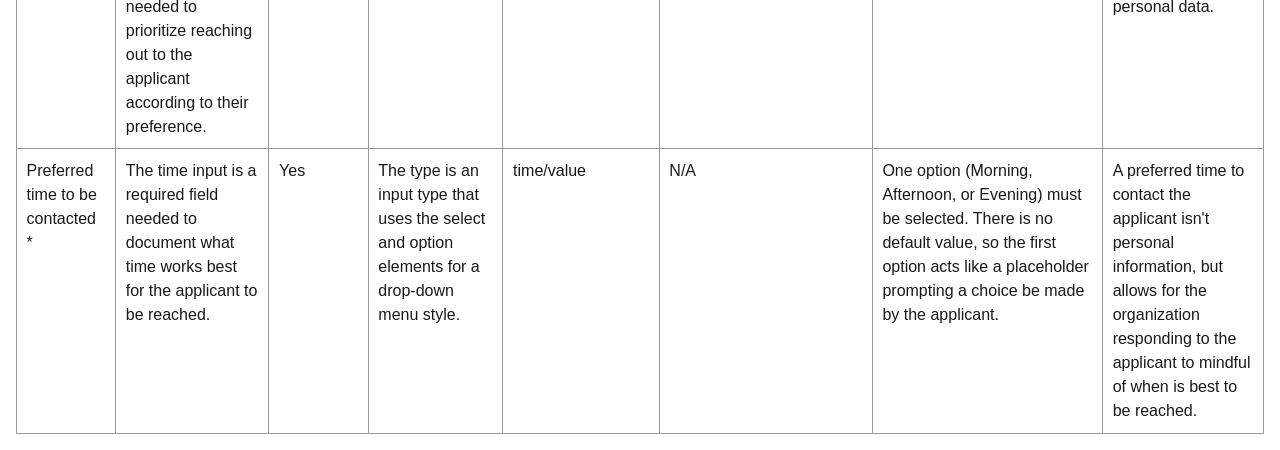
<file: field-inventory-template.html>
<!doctype html>
<html lang="en">
    <head>
        <meta charset="utf-8">
        <meta name="viewport" content="width=device-width,initial-scale=1">
        <title>Field Inventory</title>
        <style>
        body{
            font-family:Arial,sans-serif;
            line-height:1.5;
            max-width:80rem;
            margin:auto;
            padding:1rem;
            color:#191919;
        }
        table{
            width:100%;
            border-collapse:collapse;
        }
        th,td{
            padding:.6rem;
            border:1px solid #999;
            text-align:left;
            vertical-align:top;
        }
        th{
            background:#f1f1f1;
        }
        </style>
        </head>
        <body>
            <h1>F2 · Task and Data Plan</h1>
            <p>Duplicate rows as needed. Justify every collected value.</p>
            <table>
                <thead>
                    <tr>
                        <th>Visible label / question</th>
                        <th>Why necessary now?</th>
                        <th>Required?</th>
                        <th>Native control/type</th>
                        <th>Submitted name/value</th>
                        <th>Autocomplete/inputmode</th>
                        <th>Constraint/instruction</th>
                        <th>Sensitivity and minimization decision</th>
                    </tr>
                </thead>
                <tbody>
                    <tr>
                        <td>Name *</td>
                        <td>The name input is a required field needed for identifying the applicant.</td>
                        <td>Yes</td>
                        <td>The type is set to "text".</td>
                        <td>name/value</td>
                        <td>name</td>
                        <td>None</td>
                        <td>Collecting a first and last name is considered general information and does not require encrypting.</td>
                    </tr>
                    <tr>
                        <td>Phone Number *</td>
                        <td>The phone input is a required field needed for a contact method.</td>
                        <td>Yes</td>
                        <td>Type is set to "tel" for telephone.</td>
                        <td>phone/value</td>
                        <td>tel</td>
                        <td>None</td>
                        <td>A phone number is considered general information and does not require additional encryption.</td>
                    </tr>
                    <tr>
                        <td>Email Address *</td>
                        <td>The email input is a required field needed as a secondary contact method.</td>
                        <td>Yes</td>
                        <td>Type is set to "email", which requires an input that follows proper email formatting.</td>
                        <td>email/value</td>
                        <td>email</td>
                        <td>None</td>
                        <td>An email is considered general information and does not require additional encryption.</td>
                    </tr>
                    <tr>
                        <td>Preferred Position *</td>
                        <td>The position preference fieldset is a required field needed to determine which position the applicant is applying for.</td>
                        <td>Yes</td>
                        <td>Type for each potential selection is "radio".</td>
                        <td>
                            The name is preferred-position for each options.
                            Potential value include "Writing", "Researching", or "Both".
                        </td>
                        <td>N/A</td>
                        <td>Each radio button input shares the same name to limit one selection at a time.</td>
                        <td>The preferred position selection is not confidential and does not require additional encryption.</td>
                    </tr>
                    <tr>
                        <td>Tell us about yourself (Optional)</td>
                        <td>The input named "about-you" is an optional field that allows the applicant to express their interest in becoming a member.</td>
                        <td>No</td>
                        <td>The type is textarea.</td>
                        <td>about-you/value</td>
                        <td>off</td>
                        <td>The constraint of maxlength is set to 300 to limit the amount of characters used in the input.</td>
                        <td>This is an optional field that provides only surface level information. The top of the form informs the user to not provide any confidential information.</td>
                    </tr>
                    <tr>
                        <td>Where did you hear about us? (Optional)</td>
                        <td>The input named "discovery" is an optional field where the user can provide meaningful data that the organization can use to keep track of where users discovered the website.</td>
                        <td>No</td>
                        <td>Type is set to text.</td>
                        <td>discovery/value</td>
                        <td>off</td>
                        <td>The constraint of maxlength is set to 30 to limit the amount of characters used in the input.</td>
                        <td>This information is only of value to a marketing strategy and is not confidential.</td>
                    </tr>
                    <tr> 
                        <td>Preferred Method of Contact *</td>
                        <td>The preferred method input is a required field needed to prioritize reaching out to the applicant according to their preference.</td>
                        <td>Yes</td>
                        <td>The type is set to "radio".</td>
                        <td>preferred-contact/value</td>
                        <td>N/A</td>
                        <td>Each radio button input shares the same name to limit one selection at a time.</td>
                        <td>This data informs of a preference and contains no personal data.</td>
                    </tr>
                    <tr> 
                        <td>Preferred time to be contacted *</td>
                        <td>The time input is a required field needed to document what time works best for the applicant to be reached.</td>
                        <td>Yes</td>
                        <td>The type is an input type that uses the select and option elements for a drop-down menu style.</td>
                        <td>time/value</td>
                        <td>N/A</td>
                        <td>One option (Morning, Afternoon, or Evening) must be selected. There is no default value, so the first option acts like a placeholder prompting a choice be made by the applicant.</td>
                        <td>A preferred time to contact the applicant isn't personal information, but allows for the organization responding to the applicant to mindful of when is best to be reached.</td>
                    </tr>
                </tbody>
            </table>
        </body>
        </html>
</file>
<file: styles.css>
/* Font Imports 
    Lato is designed by Lukasz Dziedzic and licensed under the Open Font License. 
    Licensing Information: https://openfontlicense.org/ 
*/
@font-face {
  font-family: "Lato";
  src: url("Web-Fonts/Lato-Regular.woff2") format("woff2");
  font-weight: normal;
  font-style: normal;
  font-display: swap;
}

@font-face {
  font-family: "Lato";
  src: url("Web-Fonts/Lato-Bold.woff2") format("woff2");
  font-weight: bold;
  font-style: normal;
  font-display: swap;
}

@font-face {
  font-family: "Lato";
  src: url("Web-Fonts/Lato-Black.woff2") format("woff2");
  font-weight: 900;
  font-style: normal;
  font-display: swap;
}

@font-face {
  font-family: "Lato";
  src: url("Web-Fonts/Lato-Light.woff2") format("woff2");
  font-weight: 300;
  font-style: normal;
  font-display: swap;
}

/* Global Values */
:root {
  --font-body: "Lato", "Arial", sans-serif;
  --color-dark: #000000;
  --color-contrast: #111e69;
  --color-accent: #faf9f5;
  --color-muted: #4960ac;
  --color-border: #81af78;
  --color-alt: #5f0000;
  --color-success: #d9e9e0fd;
  --color-altaccent: #eeb9ba;
  --font-size-svg-subtext: 1.15rem;
  --font-size-svg-headers: 2.9rem;
  --font-weight-bold: 700;
  --letter-spacing-svg-subtext: 5%;
  --space-3: 1rem;
  --radius: 0.5rem;
  --measure: 68ch;
  --padding-cardrow: 0.1rem;
}

*,
*::before,
*::after {
  box-sizing: border-box;
}

body {
  margin: 0;
  color: var(--color-dark);
  background: var(--color-surface);
  font-family: var(--font-body);
  line-height: 1.6;
}

.page-header {
  padding: clamp(2rem, 6vw, 5rem);
  background: var(--color-contrast);
  color: var(--color-accent);
}

.eyebrow {
  color: var(--color-border);
  font-weight: var(--font-weight-bold);
}

.lede {
  max-width: var(--measure);
  font-size: 1.25rem;
}

main {
  max-width: 52rem;
  margin: auto;
  padding: var(--space-3);
}

#time {
  width: 10rem;
  height: 3rem;
}

section,
form {
  margin-block: 2rem;
}

form,
fieldset,
.field {
  display: grid;
  gap: 0.65rem;
}

form {
  gap: 1.5rem;
  border: 0.2rem solid var(--color-contrast);
  border-left: 1rem solid var(--color-contrast);
  padding: 0.5rem;
}

.card-row {
  width: 100%;
  margin-left: -1rem;
  padding: 0;
}
.card {
  max-width: 350px;
  padding: var(--space-3);
  display: block;
  min-width: 0px;
}

.card select {
  margin-top: var(--space-3);
}

fieldset {
  display: block;
  width: 100%;
  padding: 1rem;
  border: 1px solid #d0d0d0;
  border-radius: var(--radius);
}

legend,
label {
  font-weight: 700;
}

.help {
  margin: 0;
  color: var(--color-muted);
}

.field {
  width: 100%;
  display: grid;
  grid-template-columns: 1fr;
}

input,
select,
textarea,
button {
  font: inherit;
}

.text-input {
  width: 100%;
  max-width: 625px;
}

input:not([type="radio"]):not([type="checkbox"]),
select,
textarea {
  width: 100%;
  height: auto;
  padding: 0.75rem;
  border: 2px solid var(--color-muted);
  border-radius: 0.25rem;
}

textarea {
  min-height: 7.5rem;
  resize: vertical;
}

.choice {
  display: flex;
  gap: 0.65rem;
  align-items: flex-start;
  padding: 0.5rem 0;
}

.choice input {
  inline-size: 1.25rem;
  block-size: 1.25rem;
}

.field-shrinker {
  min-width: 200px;
}

button {
  justify-self: start;
  min-height: 44px;
  padding: 0.75rem 1rem;
  background: var(--color-contrast);
  color: #fff;
  border: 2px solid var(--color-contrast);
  border-radius: 0.25rem;
  font-weight: 700;
}

:focus-visible,
.table-region:focus-visible {
  outline: 0.2rem solid var(--color-border);
  outline-offset: 0.2rem;
}

.state-summary {
  padding: var(--space-3);
  border-left: 0.4rem solid var(--color-muted);
  border-top: 0.2rem solid var(--color-muted);
  border-bottom: 0.2rem solid var(--color-muted);
  border-right: 0.2rem solid var(--color-muted);
  margin-bottom: var(--space-3);
}

.error-summary,
.field-error {
  padding: var(--space-3);
  border-left: 0.4rem solid var(--color-alt);
  background: var(--color-altaccent);
}

.field-error {
  margin-bottom: var(--space-3);
}

.field-error input {
  border-color: var(--color-error);
}

:disabled {
  opacity: 0.75;
  cursor: not-allowed;
}
input:disabled {
  background-color: #b3b3b3;
}

#discovery {
  max-width: 34ch;
}

.test-record-img {
  width: 100%;
  max-width: 50vw;
}
.table-region {
  overflow-x: auto;
}
table {
  min-width: 733px;
  width: 100%;
  border-collapse: collapse;
}

th {
  font-weight: var(--font-weight-bold);
  background-color: #4960ac17;
}

td,
th {
  border: 0.1rem solid var(--color-muted);
  padding: 0.75rem;
}
/* Styling valid and invalid entries after user has interacted with element*/
input:default,
#time:default,
select:default textarea:default,
input:required {
  background-color: inherit;
}
input:user-valid,
select:user-valid,
#time:user-valid,
textarea:user-valid {
  background-color: var(--color-success);
}
input:user-invalid,
select:user-invalid,
#time:user-invalid,
textarea:user-invalid {
  background-color: var(--color-altaccent);
}

@media (min-width: 48rem) {
  .paired-fields {
    display: grid;
    grid-template-columns: 1fr 1fr;
    gap: var(--space-3);
  }
}

@media screen and (min-width: 500px) {
  form {
    padding: var(--space-3);
  }
  .card-row {
    padding: var(--padding-cardrow);
    width: 100%;
    display: grid;
    grid-template-columns: repeat(auto-fill, 320px);
  }
  .card {
    max-width: 350px;
    padding: var(--space-3);
  }
}
</file>
